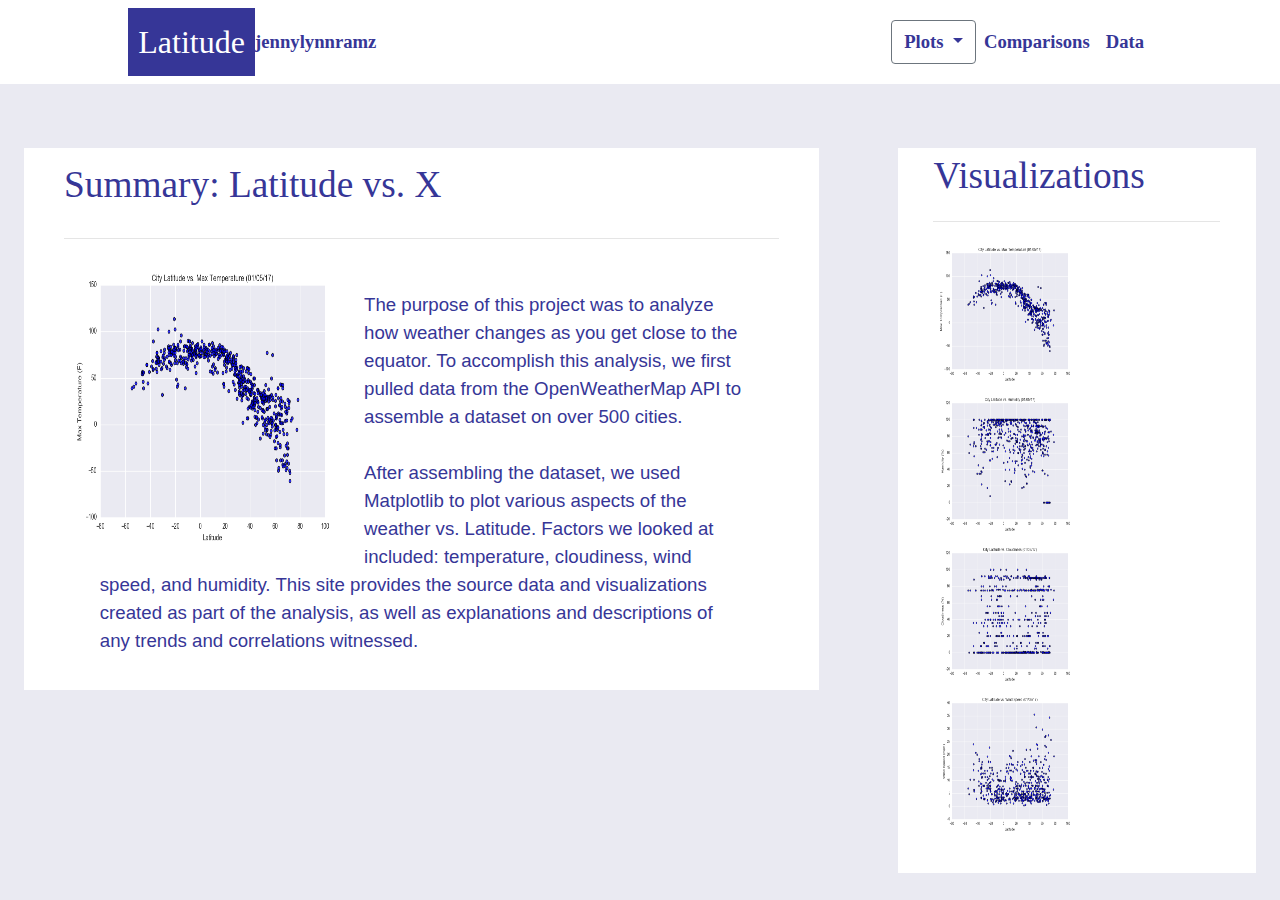
<file: index.html>
<!DOCTYPE html>
<html lang="en-us">
    <head>
        <meta charset="UTF-8">
        <title>Web-Design Challenge Home</title>
        <link rel="stylesheet" href="https://stackpath.bootstrapcdn.com/bootstrap/4.3.1/css/bootstrap.min.css" integrity="sha384-ggOyR0iXCbMQv3Xipma34MD+dH/1fQ784/j6cY/iJTQUOhcWr7x9JvoRxT2MZw1T" crossorigin="anonymous">

        <link rel="stylesheet" type="text/css" href="web-challenge.css">

    </head>  


    <body>
        <!-- Top Row Navigation Bar-->
    
        <nav class="navbar navbar-expand-sm navbar-expand-md navbar-light nav-butt" >
                <a class="navbar fancy-button" href="https://jennylynnramz.github.io/Web-Design-Challenge/"><font color="white">Latitude</font></a>
                <button class="navbar-toggler" type="button" data-toggle="collapse" data-target="#navbarSupportedContent" aria-controls="navbarSupportedContent" aria-expanded="false" aria-label="Toggle navigation">
                    <span class="navbar-toggler-icon"></span>
                </button>
        
            <div class="collapse navbar-collapse " id="navbarSupportedContent">
              
                  <a class="navbar-nav nav-link nav-text" href="https://jennylynnramz.github.io">jennylynnramz <span class="sr-only">(current)</span></a>
                  <ul class="navbar-nav ml-auto">
                    <li class="nav-item active">
                <!-- begin dropdown-->
                        <li class="dropdown navbar-nav mr-auto">
                            <button class="btn btn-secondary btn-link dropdown-toggle dropdown-menu-left nav-text " type="button" id="dropdownMenuButton" data-toggle="dropdown" aria-haspopup="true" aria-expanded="false">
                                Plots
                        </button>
                        <!-- dropdown list items-->
                            <div class="dropdown-menu" aria-labelledby="navbarDropdown">
                            <a class="dropdown-item nav-text" href="https://jennylynnramz.github.io/Web-Design-Challenge/temperature">Temperature</a>
                            <a class="dropdown-item nav-text" href="https://jennylynnramz.github.io/Web-Design-Challenge/humidity">Humidity</a>
                            <a class="dropdown-item nav-text" href="https://jennylynnramz.github.io/Web-Design-Challenge/cloudiness">Cloudiness</a>
                            <a class="dropdown-item nav-text" href="https://jennylynnramz.github.io/Web-Design-Challenge/wind_speed">Wind Speed</a>
                        </div>
                        </li>
                        <!-- end dropdown-->

                        <!--Comparisons Link-->
                        <li class="navbar-nav nav-item">
                            <a class="nav-link nav-text" href="https://jennylynnramz.github.io/Web-Design-Challenge/comparisons"><font color= #363697>Comparisons</font></a>
                            </li>
                        <!-- Data Link -->
                        <li class="nav-item navbar-nav">
                            <a class="nav-link nav-text" href="https://jennylynnramz.github.io/Web-Design-Challenge/data"><font color= #363697>Data</font></a>
                        </li>
                        </ul>
            </div>

              

        </nav>
        </div>
        
<!-- End Top Row Navigation Bar-->
      
          <!-- begin data boxes-->
            <div class="row dont-touch-the-nav-butt">

                <!-- box with project description-->
                <div class="col-lg-8 col-sm-12 cola-pad">

                    <div class="data-box">

                    <h1>Summary: Latitude vs. X</h1>
                    <hr>
                    <img src="WebVisualizations/assets/images/Fig1.png" class="left-image" />
                    <p>The purpose of this project was to analyze how weather changes as you get close to the equator.
                    To accomplish this analysis, we first pulled data from the OpenWeatherMap API 
                    to assemble a dataset on over 500 cities.
                    <br><br>
                    After assembling the dataset, we used Matplotlib to plot various aspects of the weather vs. Latitude.
                    Factors we looked at included: temperature, cloudiness, wind speed, and humidity. 
                    This site provides the source data and visualizations created as part of the analysis, 
                    as well as explanations and descriptions of any trends and correlations witnessed. </p>
                    </div>
                </div>
                

                <!-- box with links to other graphs-->
                <div class="col-lg-4 col-sm-12 cola-pad">

                    <div class="viz-box">

                        <h1>Visualizations</h1>
                        <hr>
                        
                        <a href="https://jennylynnramz.github.io/Web-Design-Challenge/temperature" ><img src="WebVisualizations/assets/images/Fig1.png" class= "viz-img" ></a>    
                        <a href="https://jennylynnramz.github.io/Web-Design-Challenge/humidity" ><img src="WebVisualizations/assets/images/Fig2.png" class= "viz-img"></a>
                        <a href="https://jennylynnramz.github.io/Web-Design-Challenge/cloudiness"><img src="WebVisualizations/assets/images/Fig3.png" class= "viz-img"></a>
                        <a href="https://jennylynnramz.github.io/Web-Design-Challenge/wind_speed"><img src="WebVisualizations/assets/images/Fig4.png" class= "viz-img"></a>
                            





                    </div>
                </div>
            </div>





                
            



            </div>
        </div>
   <!-- end data boxes-->
  
           




          <script src="https://code.jquery.com/jquery-3.3.1.slim.min.js" integrity="sha384-q8i/X+965DzO0rT7abK41JStQIAqVgRVzpbzo5smXKp4YfRvH+8abtTE1Pi6jizo" crossorigin="anonymous"></script>
          <script src="https://cdnjs.cloudflare.com/ajax/libs/popper.js/1.14.7/umd/popper.min.js" integrity="sha384-UO2eT0CpHqdSJQ6hJty5KVphtPhzWj9WO1clHTMGa3JDZwrnQq4sF86dIHNDz0W1" crossorigin="anonymous"></script>
          <script src="https://stackpath.bootstrapcdn.com/bootstrap/4.3.1/js/bootstrap.min.js" integrity="sha384-JjSmVgyd0p3pXB1rRibZUAYoIIy6OrQ6VrjIEaFf/nJGzIxFDsf4x0xIM+B07jRM" crossorigin="anonymous"></script>
          
    </body>

</html>
</file>
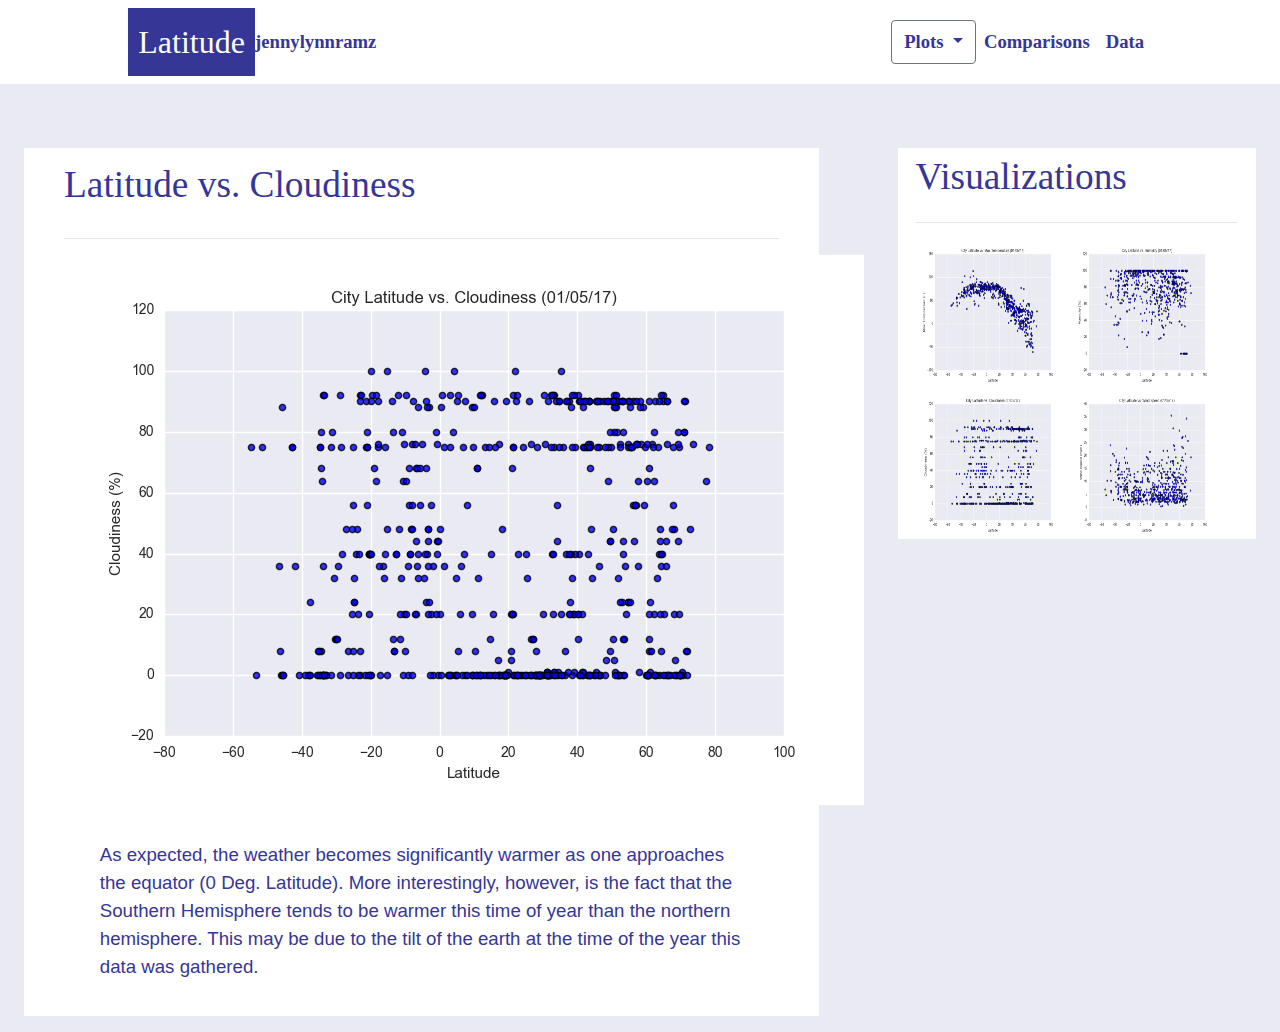
<file: cloudiness.html>
<!DOCTYPE html>
<html lang="en-us">
    <head>
        <meta charset="UTF-8">
        <title>Cloudiness</title>
        <link rel="stylesheet" href="https://stackpath.bootstrapcdn.com/bootstrap/4.3.1/css/bootstrap.min.css" integrity="sha384-ggOyR0iXCbMQv3Xipma34MD+dH/1fQ784/j6cY/iJTQUOhcWr7x9JvoRxT2MZw1T" crossorigin="anonymous">

        <link rel="stylesheet" type="text/css" href="web-challenge.css">

    </head>

    <body>

        
                <!-- Top Row Navigation Bar-->
    
                <nav class="navbar navbar-expand-sm navbar-expand-md navbar-light nav-butt" >
                    <a class="navbar fancy-button" href="https://jennylynnramz.github.io/Web-Design-Challenge/"><font color="white">Latitude</font></a>
                    <button class="navbar-toggler" type="button" data-toggle="collapse" data-target="#navbarSupportedContent" aria-controls="navbarSupportedContent" aria-expanded="false" aria-label="Toggle navigation">
                        <span class="navbar-toggler-icon"></span>
                    </button>
            
                <div class="collapse navbar-collapse " id="navbarSupportedContent">
                  
                      <a class="navbar-nav nav-link nav-text" href="https://jennylynnramz.github.io">jennylynnramz <span class="sr-only">(current)</span></a>
                      <ul class="navbar-nav ml-auto">
                        <li class="nav-item active">
                    <!-- begin dropdown-->
                            <li class="dropdown navbar-nav mr-auto">
                                <button class="btn btn-secondary btn-link dropdown-toggle dropdown-menu-left nav-text " type="button" id="dropdownMenuButton" data-toggle="dropdown" aria-haspopup="true" aria-expanded="false">
                                    Plots
                            </button>
                            <!-- dropdown list items-->
                                <div class="dropdown-menu" aria-labelledby="navbarDropdown">
                                <a class="dropdown-item nav-text" href="https://jennylynnramz.github.io/Web-Design-Challenge/temperature">Temperature</a>
                                <a class="dropdown-item nav-text" href="https://jennylynnramz.github.io/Web-Design-Challenge/humidity">Humidity</a>
                                <a class="dropdown-item nav-text" href="https://jennylynnramz.github.io/Web-Design-Challenge/cloudiness">Cloudiness</a>
                                <a class="dropdown-item nav-text" href="https://jennylynnramz.github.io/Web-Design-Challenge/wind_speed">Wind Speed</a>
                            </div>
                            </li>
                            <!-- end dropdown-->
    
                            <!--Comparisons Link-->
                            <li class="navbar-nav nav-item">
                                <a class="nav-link nav-text" href="https://jennylynnramz.github.io/Web-Design-Challenge/comparisons"><font color= #363697>Comparisons</font></a>
                                </li>
                            <!-- Data Link -->
                            <li class="nav-item navbar-nav">
                                <a class="nav-link nav-text" href="https://jennylynnramz.github.io/Web-Design-Challenge/data"><font color= #363697>Data</font></a>
                            </li>
                            </ul>
                </div>
    
                  
    
            </nav>
            </div>
            
    <!-- End Top Row Navigation Bar-->


            <!-- begin data boxes-->
            <div class="row dont-touch-the-nav-butt">

                <!-- box with project description-->
                <div class="col-lg-8 col-sm-12 cola-pad">

                    <div class="data-box">

                    <h1>Latitude vs. Cloudiness</h1>
                    <hr>
                    <img src="WebVisualizations/assets/images/Fig3.png"/>
                    <p>As expected, the weather becomes significantly warmer as one approaches the equator (0 Deg. Latitude). 
                    More interestingly, however, is the fact that the Southern Hemisphere tends to be warmer this time of year than the northern hemisphere. 
                    This may be due to the tilt of the earth at the time of the year this data was gathered.</p>
                    </div>
                </div>
                

                <!-- box with links to other graphs-->
                <div class="col-lg-4 col-sm-12 cola-pad">

                    <div class="data-box">

                        <h1>Visualizations</h1>
                        <hr>
                        
                            <a href="https://jennylynnramz.github.io/Web-Design-Challenge/temperature"><img src="WebVisualizations/assets/images/Fig1.png" class= "viz-img"></a>    
                            <a href="https://jennylynnramz.github.io/Web-Design-Challenge/humidity"><img src="WebVisualizations/assets/images/Fig2.png" class= "viz-img"></a>
                            <a href="https://jennylynnramz.github.io/Web-Design-Challenge/cloudiness"><img src="WebVisualizations/assets/images/Fig3.png" class= "viz-img"></a>
                            <a href="https://jennylynnramz.github.io/Web-Design-Challenge/wind_speed"><img src="WebVisualizations/assets/images/Fig4.png" class= "viz-img"></a>
                            





                    </div>
                </div>
            </div>





                
            



            </div>
        </div>
   <!-- end data boxes-->

        <script src="https://code.jquery.com/jquery-3.3.1.slim.min.js" integrity="sha384-q8i/X+965DzO0rT7abK41JStQIAqVgRVzpbzo5smXKp4YfRvH+8abtTE1Pi6jizo" crossorigin="anonymous"></script>
        <script src="https://cdnjs.cloudflare.com/ajax/libs/popper.js/1.14.7/umd/popper.min.js" integrity="sha384-UO2eT0CpHqdSJQ6hJty5KVphtPhzWj9WO1clHTMGa3JDZwrnQq4sF86dIHNDz0W1" crossorigin="anonymous"></script>
        <script src="https://stackpath.bootstrapcdn.com/bootstrap/4.3.1/js/bootstrap.min.js" integrity="sha384-JjSmVgyd0p3pXB1rRibZUAYoIIy6OrQ6VrjIEaFf/nJGzIxFDsf4x0xIM+B07jRM" crossorigin="anonymous"></script>
          
    </body>

</html>
</file>
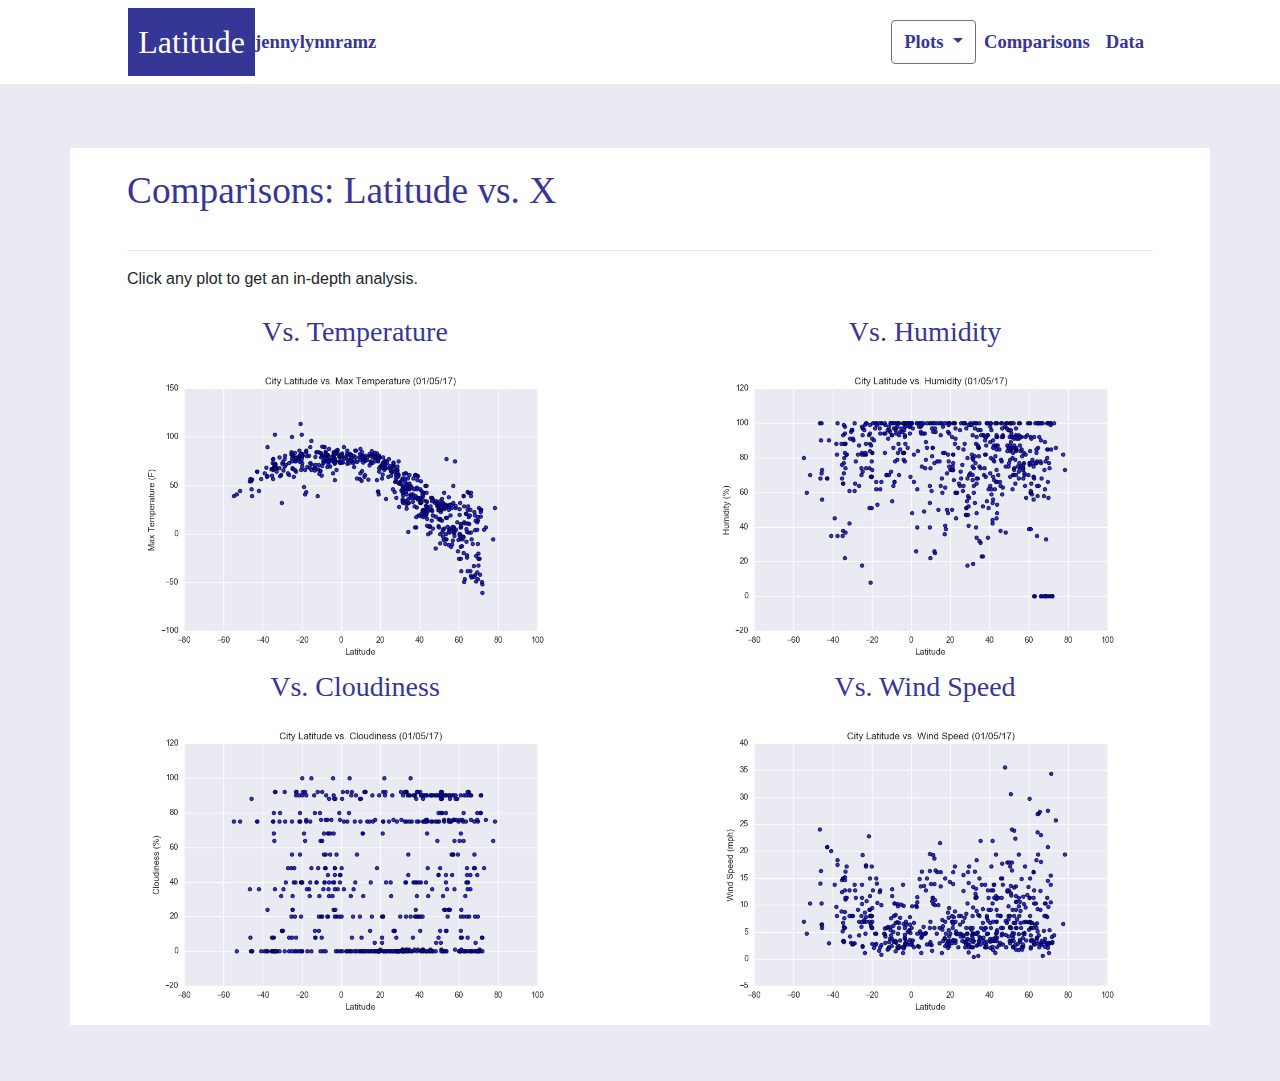
<file: comparisons.html>
<!DOCTYPE html>
<html lang="en-us">
    <head>
        <meta charset="UTF-8">
        <title>Comparisons</title>
        <link rel="stylesheet" href="https://stackpath.bootstrapcdn.com/bootstrap/4.3.1/css/bootstrap.min.css" integrity="sha384-ggOyR0iXCbMQv3Xipma34MD+dH/1fQ784/j6cY/iJTQUOhcWr7x9JvoRxT2MZw1T" crossorigin="anonymous">

        <link rel="stylesheet" type="text/css" href="web-challenge.css">

    </head>  
    <body>
 
            <!-- Top Row Navigation Bar-->
    
            <nav class="navbar navbar-expand-sm navbar-expand-md navbar-light nav-butt" >
                <a class="navbar fancy-button" href="https://jennylynnramz.github.io/Web-Design-Challenge/"><font color="white">Latitude</font></a>
                <button class="navbar-toggler" type="button" data-toggle="collapse" data-target="#navbarSupportedContent" aria-controls="navbarSupportedContent" aria-expanded="false" aria-label="Toggle navigation">
                    <span class="navbar-toggler-icon"></span>
                </button>
        
            <div class="collapse navbar-collapse " id="navbarSupportedContent">
              
                  <a class="navbar-nav nav-link nav-text" href="https://jennylynnramz.github.io">jennylynnramz <span class="sr-only">(current)</span></a>
                  <ul class="navbar-nav ml-auto">
                    <li class="nav-item active">
                <!-- begin dropdown-->
                        <li class="dropdown navbar-nav mr-auto">
                            <button class="btn btn-secondary btn-link dropdown-toggle dropdown-menu-left nav-text " type="button" id="dropdownMenuButton" data-toggle="dropdown" aria-haspopup="true" aria-expanded="false">
                                Plots
                        </button>
                        <!-- dropdown list items-->
                            <div class="dropdown-menu" aria-labelledby="navbarDropdown">
                            <a class="dropdown-item nav-text" href="https://jennylynnramz.github.io/Web-Design-Challenge/temperature">Temperature</a>
                            <a class="dropdown-item nav-text" href="https://jennylynnramz.github.io/Web-Design-Challenge/humidity">Humidity</a>
                            <a class="dropdown-item nav-text" href="https://jennylynnramz.github.io/Web-Design-Challenge/cloudiness">Cloudiness</a>
                            <a class="dropdown-item nav-text" href="https://jennylynnramz.github.io/Web-Design-Challenge/wind_speed">Wind Speed</a>
                        </div>
                        </li>
                        <!-- end dropdown-->

                        <!--Comparisons Link-->
                        <li class="navbar-nav nav-item">
                            <a class="nav-link nav-text" href="https://jennylynnramz.github.io/Web-Design-Challenge/comparisons"><font color= #363697>Comparisons</font></a>
                            </li>
                        <!-- Data Link -->
                        <li class="nav-item navbar-nav">
                            <a class="nav-link nav-text" href="https://jennylynnramz.github.io/Web-Design-Challenge/data"><font color= #363697>Data</font></a>
                        </li>
                        </ul>
            </div>

              

        </nav>
        </div>
        
<!-- End Top Row Navigation Bar-->


<!-- Begin Comparisons Visualizations-->
        <div class="container dont-touch-the-nav-butt">
            <div class="row">
                <div class="col-sm-12 col-lg-12 data-box">
                    <h1>Comparisons: Latitude vs. X</h1>
                    <hr>
                </div>
            </div>
<!-- need to figure out how to add the line -->
            <div class="row">
                <div class="col-sm-12 col-lg-12 data-box">
                    <div class="text">Click any plot to get an in-depth analysis.<br><br></div>
                </div>
            </div>
<!-- begin rows with images-->
            <div class="row">
                <div class="col-sm-12 col-lg-6 data-box">
                    <div class="title-text">
                        <h3>Vs. Temperature</h3>
                        <div>
                            <a href="https://jennylynnramz.github.io/Web-Design-Challenge/temperature">
                            <div class="title-text"><img class="comp-image img-fluid" src="WebVisualizations/assets/images/Fig1.png" alt="vs. Temperature"></a>
                            </div>
                        </div>
                    </div>
            </div>
<!-- row 1, col2 -->
                <div classdiv class="col-sm-12 col-lg-6 data-box">
                    <div class="title-text">
                        <h3>Vs. Humidity</h3>
                        <div>
                            <a href="https://jennylynnramz.github.io/Web-Design-Challenge/humidity">
                            <div class="title-text"><img class="comp-image img-fluid" src="WebVisualizations/assets/images/Fig2.png" alt="vs. Humidity"></a>
                            </div>
                        </div>
                    </div>
            </div>
        </div>
<!-- end first row -->
<!-- begin second row -->
            <div class="row" style="padding-bottom: 5%;">
                <div class="col-sm-12 col-lg-6 data-box">
                    <div class="title-text">
                        <h3>Vs. Cloudiness</h3>
                        <div>
                            <a href="https://jennylynnramz.github.io/Web-Design-Challenge/cloudiness">
                            <div class="title-text"><img class="comp-image img-fluid" src="WebVisualizations/assets/images/Fig3.png" alt="vs. Cloudiness"></a>
                            </div>
                        </div>
                    </div>
            </div>
<!-- row 2, col 2 -->
            <div class="col-sm-12 col-lg-6 data-box">
            <div class="title-text">
                <h3>Vs. Wind Speed</h3>
                <div>
                    <a href="https://jennylynnramz.github.io/Web-Design-Challenge/wind_speed">
                    <div class="title-text"><img class="comp-image img-fluid" src="WebVisualizations/assets/images/Fig4.png" alt="vs. Wind Speed"></a>
                    </div>
                </div>
            </div>
    </div>
            </div>


        






        </div>
          <!-- End comparisons Visualizations -->


          <script src="https://code.jquery.com/jquery-3.3.1.slim.min.js" integrity="sha384-q8i/X+965DzO0rT7abK41JStQIAqVgRVzpbzo5smXKp4YfRvH+8abtTE1Pi6jizo" crossorigin="anonymous"></script>
          <script src="https://cdnjs.cloudflare.com/ajax/libs/popper.js/1.14.7/umd/popper.min.js" integrity="sha384-UO2eT0CpHqdSJQ6hJty5KVphtPhzWj9WO1clHTMGa3JDZwrnQq4sF86dIHNDz0W1" crossorigin="anonymous"></script>
          <script src="https://stackpath.bootstrapcdn.com/bootstrap/4.3.1/js/bootstrap.min.js" integrity="sha384-JjSmVgyd0p3pXB1rRibZUAYoIIy6OrQ6VrjIEaFf/nJGzIxFDsf4x0xIM+B07jRM" crossorigin="anonymous"></script>
          
    </body>

</html>
</file>
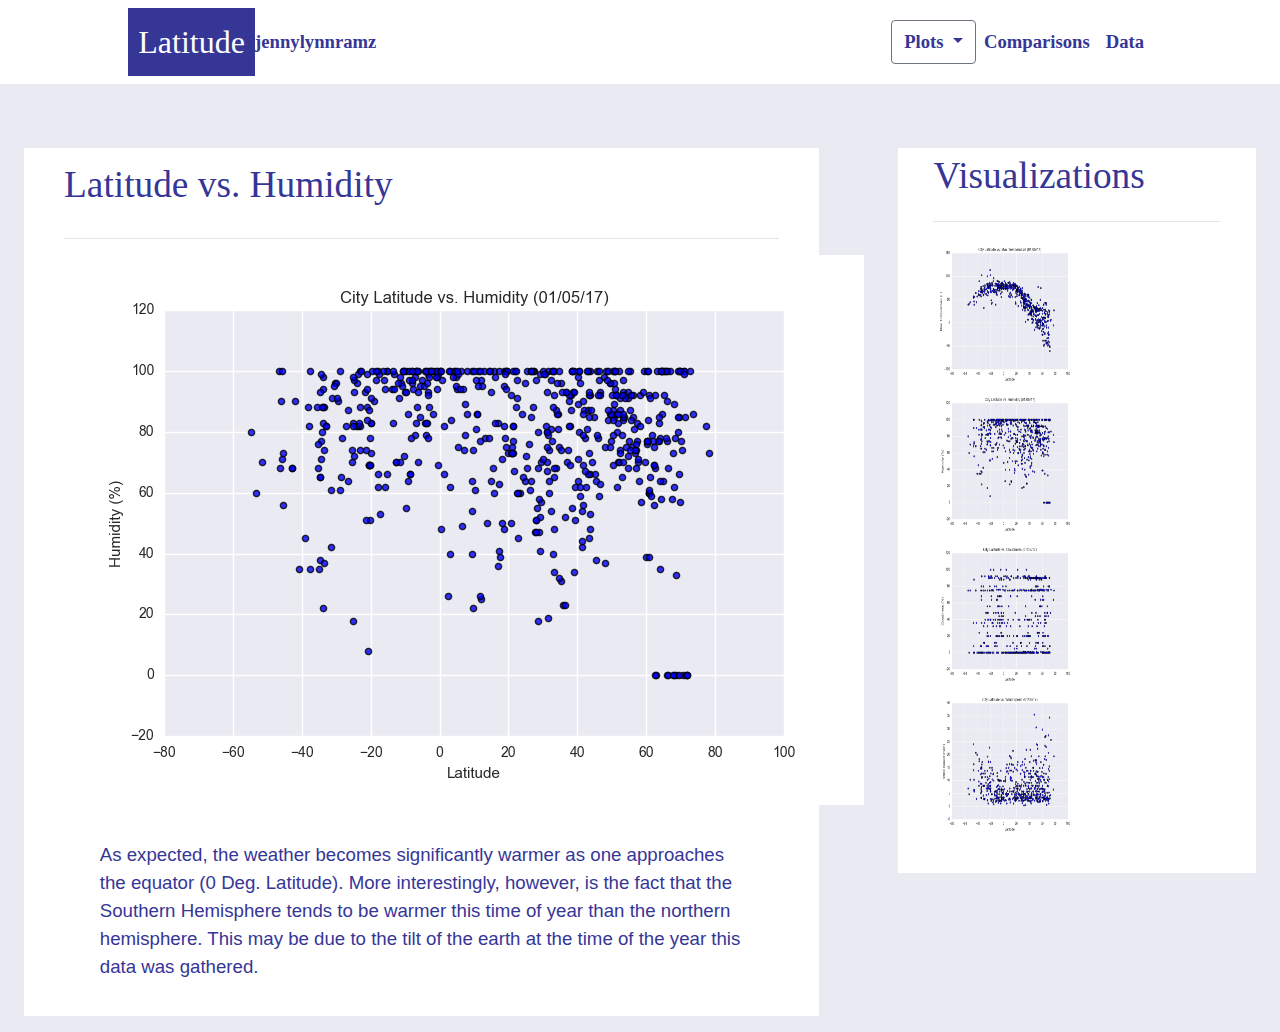
<file: humidity.html>
<!DOCTYPE html>
<html lang="en-us">
    <head>
        <meta charset="UTF-8">
        <title>Humidity</title>
        <link rel="stylesheet" href="https://stackpath.bootstrapcdn.com/bootstrap/4.3.1/css/bootstrap.min.css" integrity="sha384-ggOyR0iXCbMQv3Xipma34MD+dH/1fQ784/j6cY/iJTQUOhcWr7x9JvoRxT2MZw1T" crossorigin="anonymous">

        <link rel="stylesheet" type="text/css" href="web-challenge.css">

    </head>

    <body>

        
                <!-- Top Row Navigation Bar-->
    
                <nav class="navbar navbar-expand-sm navbar-expand-md navbar-light nav-butt" >
                    <a class="navbar fancy-button" href="https://jennylynnramz.github.io/Web-Design-Challenge/"><font color="white">Latitude</font></a>
                    <button class="navbar-toggler" type="button" data-toggle="collapse" data-target="#navbarSupportedContent" aria-controls="navbarSupportedContent" aria-expanded="false" aria-label="Toggle navigation">
                        <span class="navbar-toggler-icon"></span>
                    </button>
            
                <div class="collapse navbar-collapse " id="navbarSupportedContent">
                  
                      <a class="navbar-nav nav-link nav-text" href="https://jennylynnramz.github.io">jennylynnramz <span class="sr-only">(current)</span></a>
                      <ul class="navbar-nav ml-auto">
                        <li class="nav-item active">
                    <!-- begin dropdown-->
                            <li class="dropdown navbar-nav mr-auto">
                                <button class="btn btn-secondary btn-link dropdown-toggle dropdown-menu-left nav-text " type="button" id="dropdownMenuButton" data-toggle="dropdown" aria-haspopup="true" aria-expanded="false">
                                    Plots
                            </button>
                            <!-- dropdown list items-->
                                <div class="dropdown-menu" aria-labelledby="navbarDropdown">
                                <a class="dropdown-item nav-text" href="https://jennylynnramz.github.io/Web-Design-Challenge/temperature">Temperature</a>
                                <a class="dropdown-item nav-text" href="https://jennylynnramz.github.io/Web-Design-Challenge/humidity">Humidity</a>
                                <a class="dropdown-item nav-text" href="https://jennylynnramz.github.io/Web-Design-Challenge/cloudiness">Cloudiness</a>
                                <a class="dropdown-item nav-text" href="https://jennylynnramz.github.io/Web-Design-Challenge/wind_speed">Wind Speed</a>
                            </div>
                            </li>
                            <!-- end dropdown-->
    
                            <!--Comparisons Link-->
                            <li class="navbar-nav nav-item">
                                <a class="nav-link nav-text" href="https://jennylynnramz.github.io/Web-Design-Challenge/comparisons"><font color= #363697>Comparisons</font></a>
                                </li>
                            <!-- Data Link -->
                            <li class="nav-item navbar-nav">
                                <a class="nav-link nav-text" href="https://jennylynnramz.github.io/Web-Design-Challenge/data"><font color= #363697>Data</font></a>
                            </li>
                            </ul>
                </div>
    
                  
    
            </nav>
            </div>
            
    <!-- End Top Row Navigation Bar-->

            <!-- begin data boxes-->
            <div class="row dont-touch-the-nav-butt">

                <!-- box with project description-->
                <div class="col-lg-8 col-sm-12 cola-pad">

                    <div class="data-box">

                    <h1>Latitude vs. Humidity</h1>
                    <hr>
                    <img src="WebVisualizations/assets/images/Fig2.png"/>
                    <p>As expected, the weather becomes significantly warmer as one approaches the equator (0 Deg. Latitude). 
                    More interestingly, however, is the fact that the Southern Hemisphere tends to be warmer this time of year than the northern hemisphere. 
                    This may be due to the tilt of the earth at the time of the year this data was gathered.</p>
                    </div>
                </div>
                

                <!-- box with links to other graphs-->
                <div class="col-lg-4 col-sm-12 cola-pad">

                    <div class="viz-box">

                        <h1>Visualizations</h1>
                        <hr>
                        
                            <a href="https://jennylynnramz.github.io/Web-Design-Challenge/temperature"><img src="WebVisualizations/assets/images/Fig1.png" class= "viz-img"></a>    
                            <a href="https://jennylynnramz.github.io/Web-Design-Challenge/humidity"><img src="WebVisualizations/assets/images/Fig2.png" class= "viz-img"></a>
                            <a href="https://jennylynnramz.github.io/Web-Design-Challenge/cloudiness"><img src="WebVisualizations/assets/images/Fig3.png" class= "viz-img"></a>
                            <a href="https://jennylynnramz.github.io/Web-Design-Challenge/wind_speed"><img src="WebVisualizations/assets/images/Fig4.png" class= "viz-img"></a>
                            





                    </div>
                </div>
            </div>





                
            



            </div>
        </div>
   <!-- end data boxes-->

        <script src="https://code.jquery.com/jquery-3.3.1.slim.min.js" integrity="sha384-q8i/X+965DzO0rT7abK41JStQIAqVgRVzpbzo5smXKp4YfRvH+8abtTE1Pi6jizo" crossorigin="anonymous"></script>
        <script src="https://cdnjs.cloudflare.com/ajax/libs/popper.js/1.14.7/umd/popper.min.js" integrity="sha384-UO2eT0CpHqdSJQ6hJty5KVphtPhzWj9WO1clHTMGa3JDZwrnQq4sF86dIHNDz0W1" crossorigin="anonymous"></script>
        <script src="https://stackpath.bootstrapcdn.com/bootstrap/4.3.1/js/bootstrap.min.js" integrity="sha384-JjSmVgyd0p3pXB1rRibZUAYoIIy6OrQ6VrjIEaFf/nJGzIxFDsf4x0xIM+B07jRM" crossorigin="anonymous"></script>
          
    </body>

</html>
</file>
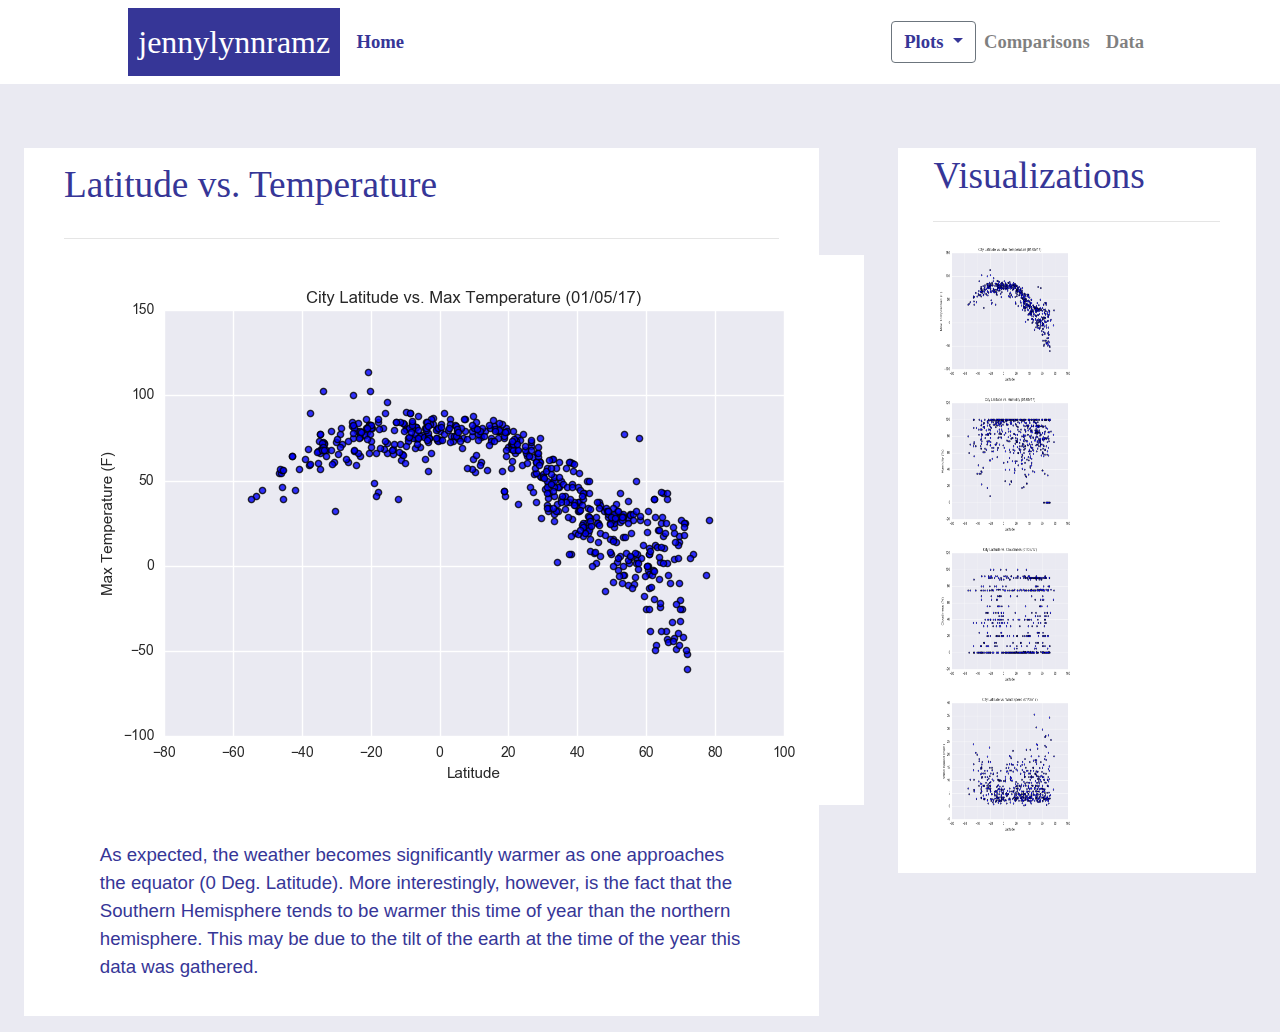
<file: temperature.html>
<!DOCTYPE html>
<html lang="en-us">
    <head>
        <meta charset="UTF-8">
        <title>Temperature Visualization</title>
        <link rel="stylesheet" href="https://stackpath.bootstrapcdn.com/bootstrap/4.3.1/css/bootstrap.min.css" integrity="sha384-ggOyR0iXCbMQv3Xipma34MD+dH/1fQ784/j6cY/iJTQUOhcWr7x9JvoRxT2MZw1T" crossorigin="anonymous">

        <link rel="stylesheet" type="text/css" href="web-challenge.css">

    </head>

    <body>
                <!-- Top Row Navigation Bar-->
                <nav class="navbar navbar-expand navbar-light nav-butt" >
                    <a class="navbar-brand fancy-button" href="https://jennylynnramz.github.io"><font color="white">jennylynnramz</font></a>
                    <button class="navbar-toggler" type="button" data-toggle="collapse" data-target="#navbarSupportedContent" aria-controls="navbarSupportedContent" aria-expanded="false" aria-label="Toggle navigation">
                            <span class="navbar-toggler-icon"></span>
                        </button>
                
                    <div class="collapse navbar-collapse " id="navbarSupportedContent">
                      <!-- <ul class="navbar-nav mr-auto">
                        <li class="nav-item active"> -->
                          <a class="navbar-nav nav-link nav-text" href="https://jennylynnramz.github.io/Web-Design-Challenge/">Home <span class="sr-only">(current)</span></a>
                        </li>
                        
                        <!-- begin dropdown-->
                                <li class="dropdown navbar-nav ml-auto">
                                <button class="btn btn-secondary dropdown-toggle nav-text" type="button" id="dropdownMenuButton" data-toggle="dropdown" aria-haspopup="true" aria-expanded="false">
                                    Plots
                                </button>
                                <!-- dropdown list items-->
                                    <div class="dropdown-menu" aria-labelledby="navbarDropdown">
                                        <a class="dropdown-item nav-text" href="https://jennylynnramz.github.io/Web-Design-Challenge/temperature">Temperature</a>
                                        <a class="dropdown-item nav-text" href="https://jennylynnramz.github.io/Web-Design-Challenge/humidity">Humidity</a>
                                        <a class="dropdown-item nav-text" href="https://jennylynnramz.github.io/Web-Design-Challenge/cloudiness">Cloudiness</a>
                                        <a class="dropdown-item nav-text" href="https://jennylynnramz.github.io/Web-Design-Challenge/wind_speed">Wind Speed</a>
                                </div>
                                </li>
                                <!-- end dropdown-->
                                <!--Comparisons Link-->
                                <li class="navbar-nav nav-item">
                                    <a class="nav-link nav-text" href="https://jennylynnramz.github.io/Web-Design-Challenge/comparisons">Comparisons</a>
                                    </li>
                                <!-- Data Link -->
                                <li class="nav-item navbar-nav">
                                    <a class="nav-link nav-text" href="https://jennylynnramz.github.io/Web-Design-Challenge/data">Data</a>
                                </li>
                                </ul>
                    </div>
        
                      
        
                </nav>
                </div>
                
                  <!-- End Top Row Navigation Bar-->

            <!-- begin data boxes-->
            <div class="row dont-touch-the-nav-butt">

                <!-- box with project description-->
                <div class="col-lg-8 col-sm-12 cola-pad">

                    <div class="data-box">

                    <h1>Latitude vs. Temperature</h1>
                    <hr>
                    <img src="WebVisualizations/assets/images/Fig1.png"/>
                    <p>As expected, the weather becomes significantly warmer as one approaches the equator (0 Deg. Latitude). 
                    More interestingly, however, is the fact that the Southern Hemisphere tends to be warmer this time of year than the northern hemisphere. 
                    This may be due to the tilt of the earth at the time of the year this data was gathered.</p>
                    </div>
                </div>
                

                <!-- box with links to other graphs-->
                <div class="col-lg-4 col-sm-12 cola-pad">

                    <div class="viz-box">

                        <h1>Visualizations</h1>
                        <hr>
                        
                            <a href="https://jennylynnramz.github.io/Web-Design-Challenge/temperature"><img src="WebVisualizations/assets/images/Fig1.png" class= "viz-img"></a>    
                            <a href="https://jennylynnramz.github.io/Web-Design-Challenge/humidity"><img src="WebVisualizations/assets/images/Fig2.png" class= "viz-img"></a>
                            <a href="https://jennylynnramz.github.io/Web-Design-Challenge/cloudiness"><img src="WebVisualizations/assets/images/Fig3.png" class= "viz-img"></a>
                            <a href="https://jennylynnramz.github.io/Web-Design-Challenge/wind_speed"><img src="WebVisualizations/assets/images/Fig4.png" class= "viz-img"></a>
                            





                    </div>
                </div>
            </div>





                
            



            </div>
        </div>
   <!-- end data boxes-->

        


















        <script src="https://code.jquery.com/jquery-3.3.1.slim.min.js" integrity="sha384-q8i/X+965DzO0rT7abK41JStQIAqVgRVzpbzo5smXKp4YfRvH+8abtTE1Pi6jizo" crossorigin="anonymous"></script>
        <script src="https://cdnjs.cloudflare.com/ajax/libs/popper.js/1.14.7/umd/popper.min.js" integrity="sha384-UO2eT0CpHqdSJQ6hJty5KVphtPhzWj9WO1clHTMGa3JDZwrnQq4sF86dIHNDz0W1" crossorigin="anonymous"></script>
        <script src="https://stackpath.bootstrapcdn.com/bootstrap/4.3.1/js/bootstrap.min.js" integrity="sha384-JjSmVgyd0p3pXB1rRibZUAYoIIy6OrQ6VrjIEaFf/nJGzIxFDsf4x0xIM+B07jRM" crossorigin="anonymous"></script>
          
    </body>

</html>
</file>
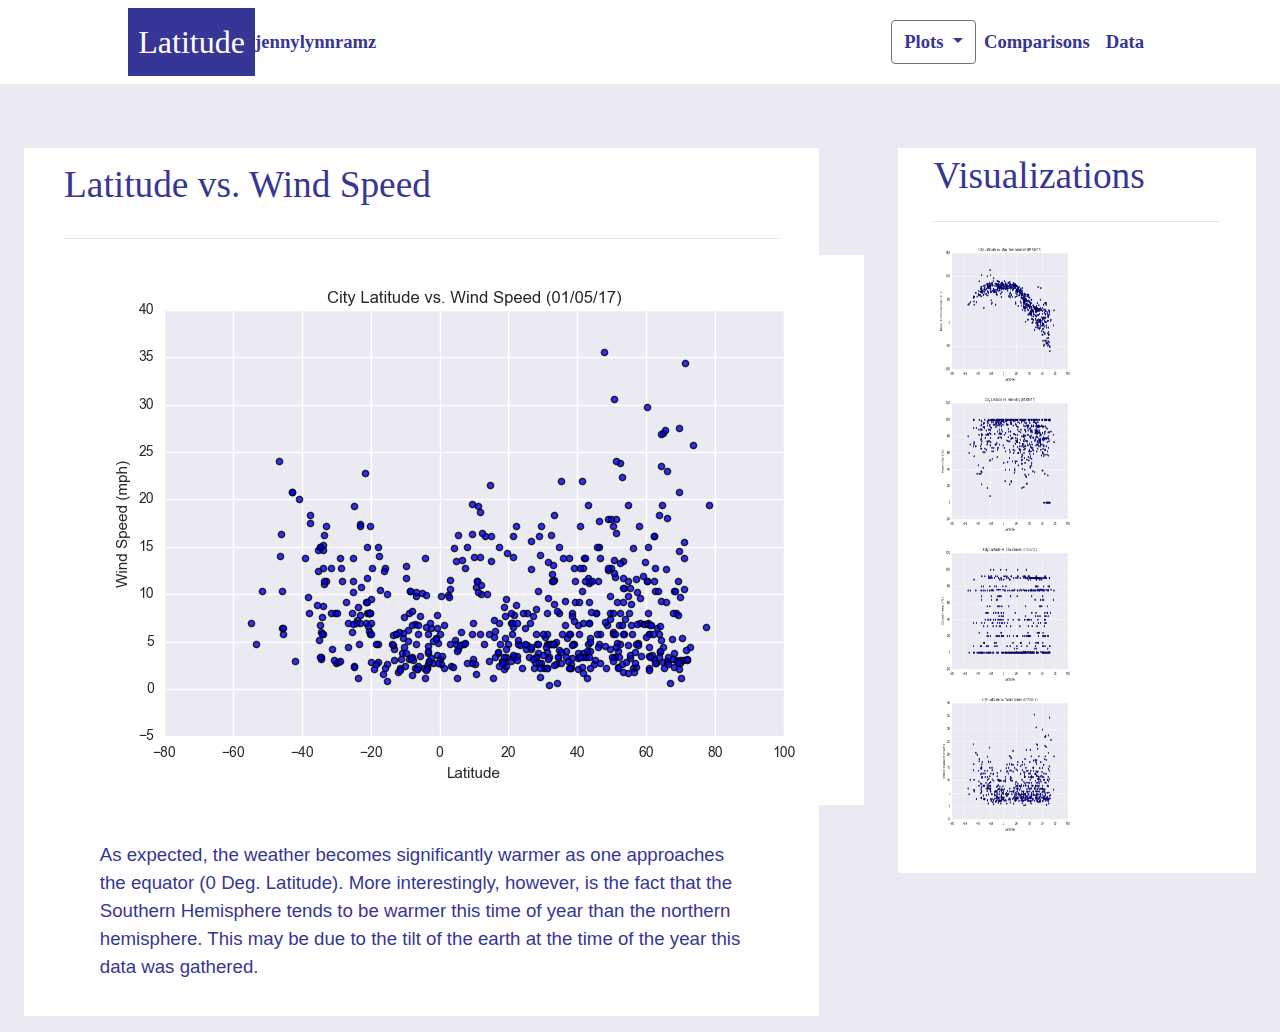
<file: wind_speed.html>
<!DOCTYPE html>
<html lang="en-us">
    <head>
        <meta charset="UTF-8">
        <title>Wind Speed</title>
        <link rel="stylesheet" href="https://stackpath.bootstrapcdn.com/bootstrap/4.3.1/css/bootstrap.min.css" integrity="sha384-ggOyR0iXCbMQv3Xipma34MD+dH/1fQ784/j6cY/iJTQUOhcWr7x9JvoRxT2MZw1T" crossorigin="anonymous">

        <link rel="stylesheet" type="text/css" href="web-challenge.css">

    </head>

    <body>

        
                <!-- Top Row Navigation Bar-->
    
                <nav class="navbar navbar-expand-sm navbar-expand-md navbar-light nav-butt" >
                    <a class="navbar fancy-button" href="https://jennylynnramz.github.io/Web-Design-Challenge/"><font color="white">Latitude</font></a>
                    <button class="navbar-toggler" type="button" data-toggle="collapse" data-target="#navbarSupportedContent" aria-controls="navbarSupportedContent" aria-expanded="false" aria-label="Toggle navigation">
                        <span class="navbar-toggler-icon"></span>
                    </button>
            
                <div class="collapse navbar-collapse " id="navbarSupportedContent">
                  
                      <a class="navbar-nav nav-link nav-text" href="https://jennylynnramz.github.io">jennylynnramz <span class="sr-only">(current)</span></a>
                      <ul class="navbar-nav ml-auto">
                        <li class="nav-item active">
                    <!-- begin dropdown-->
                            <li class="dropdown navbar-nav mr-auto">
                                <button class="btn btn-secondary btn-link dropdown-toggle dropdown-menu-left nav-text " type="button" id="dropdownMenuButton" data-toggle="dropdown" aria-haspopup="true" aria-expanded="false">
                                    Plots
                            </button>
                            <!-- dropdown list items-->
                                <div class="dropdown-menu" aria-labelledby="navbarDropdown">
                                <a class="dropdown-item nav-text" href="https://jennylynnramz.github.io/Web-Design-Challenge/temperature">Temperature</a>
                                <a class="dropdown-item nav-text" href="https://jennylynnramz.github.io/Web-Design-Challenge/humidity">Humidity</a>
                                <a class="dropdown-item nav-text" href="https://jennylynnramz.github.io/Web-Design-Challenge/cloudiness">Cloudiness</a>
                                <a class="dropdown-item nav-text" href="https://jennylynnramz.github.io/Web-Design-Challenge/wind_speed">Wind Speed</a>
                            </div>
                            </li>
                            <!-- end dropdown-->
    
                            <!--Comparisons Link-->
                            <li class="navbar-nav nav-item">
                                <a class="nav-link nav-text" href="https://jennylynnramz.github.io/Web-Design-Challenge/comparisons"><font color= #363697>Comparisons</font></a>
                                </li>
                            <!-- Data Link -->
                            <li class="nav-item navbar-nav">
                                <a class="nav-link nav-text" href="https://jennylynnramz.github.io/Web-Design-Challenge/data"><font color= #363697>Data</font></a>
                            </li>
                            </ul>
                </div>
    
                  
    
            </nav>
            </div>
            
    <!-- End Top Row Navigation Bar-->


            <!-- begin data boxes-->
            <div class="row dont-touch-the-nav-butt">

                <!-- box with project description-->
                <div class="col-lg-8 col-sm-12 cola-pad">

                    <div class="data-box">

                    <h1>Latitude vs. Wind Speed</h1>
                    <hr>
                    <img src="WebVisualizations/assets/images/Fig4.png"/>
                    <p>As expected, the weather becomes significantly warmer as one approaches the equator (0 Deg. Latitude). 
                    More interestingly, however, is the fact that the Southern Hemisphere tends to be warmer this time of year than the northern hemisphere. 
                    This may be due to the tilt of the earth at the time of the year this data was gathered.</p>
                    </div>
                </div>
                

                <!-- box with links to other graphs-->
                <div class="col-lg-4 col-sm-12 cola-pad">

                    <div class="viz-box">

                        <h1>Visualizations</h1>
                        <hr>
                        
                            <a href="https://jennylynnramz.github.io/Web-Design-Challenge/temperature"><img src="WebVisualizations/assets/images/Fig1.png" class= "viz-img"></a>    
                            <a href="https://jennylynnramz.github.io/Web-Design-Challenge/humidity"><img src="WebVisualizations/assets/images/Fig2.png" class= "viz-img"></a>
                            <a href="https://jennylynnramz.github.io/Web-Design-Challenge/cloudiness"><img src="WebVisualizations/assets/images/Fig3.png" class= "viz-img"></a>
                            <a href="https://jennylynnramz.github.io/Web-Design-Challenge/wind_speed"><img src="WebVisualizations/assets/images/Fig4.png" class= "viz-img"></a>
                            





                    </div>
                </div>
            </div>





                
            



            </div>
        </div>
   <!-- end data boxes-->

        <script src="https://code.jquery.com/jquery-3.3.1.slim.min.js" integrity="sha384-q8i/X+965DzO0rT7abK41JStQIAqVgRVzpbzo5smXKp4YfRvH+8abtTE1Pi6jizo" crossorigin="anonymous"></script>
        <script src="https://cdnjs.cloudflare.com/ajax/libs/popper.js/1.14.7/umd/popper.min.js" integrity="sha384-UO2eT0CpHqdSJQ6hJty5KVphtPhzWj9WO1clHTMGa3JDZwrnQq4sF86dIHNDz0W1" crossorigin="anonymous"></script>
        <script src="https://stackpath.bootstrapcdn.com/bootstrap/4.3.1/js/bootstrap.min.js" integrity="sha384-JjSmVgyd0p3pXB1rRibZUAYoIIy6OrQ6VrjIEaFf/nJGzIxFDsf4x0xIM+B07jRM" crossorigin="anonymous"></script>
          
    </body>

</html>
</file>
<file: web-challenge.css>
.nav-butt {
    background-color: white;
    padding-left: 10%;
    padding-right: 10%;
   
}

.navbar {
    background-color: white;
}

@media (max-width: 600px) {

    .navbar-light {
        background:#363697;
    }

    .btn-primary-outline {
        background-color: transparent;
        border-color: #ccc;
      }

}



body {
    background-color: #eaeaf2;
}
.nav-text {
    color: #363697;
    font-weight: bolder;
    font-family: cursive;
    font-size: 14pt;
    background-color: white;

}

.fancy-button {
    background: #363697;
    font-size: 24pt;
    font-family: cursive;
    padding: 1%

}

.dont-touch-the-nav-butt {
    padding-top: 5%;
}

h1 {
    text-align: left;
    font-size: 28pt;
    color: #363697;
    font-family: cursive;
    padding-top: 2%;
    padding-bottom: 2%;
}


p {
    color: #363697;

    padding: 5%;
    font-size: 14pt;
}

.data-box {
    padding-right: 5%;
    padding-left: 5%;
    background-color: white;
}

.cola-pad {
    padding-left: 3%;
    padding-right: 3%;
}

.left-image {
    float: left;
    padding: 0 10px 0 0;
    size: 10%;
    width: 300px;
    height: 300px;

}

.viz-box {
    padding-right: 10%;
    padding-left: 10%;
    padding-bottom: 10%;
    background-color: white;
}

.viz-img {
    width: 150px;
    height: 150px;
}

.title-text {
    text-align: center;
    color:  #363697;
    size: 30pt;
    font-family: cursive;
    
    

}

.data-background {

    background-color: white;
}
</file>
